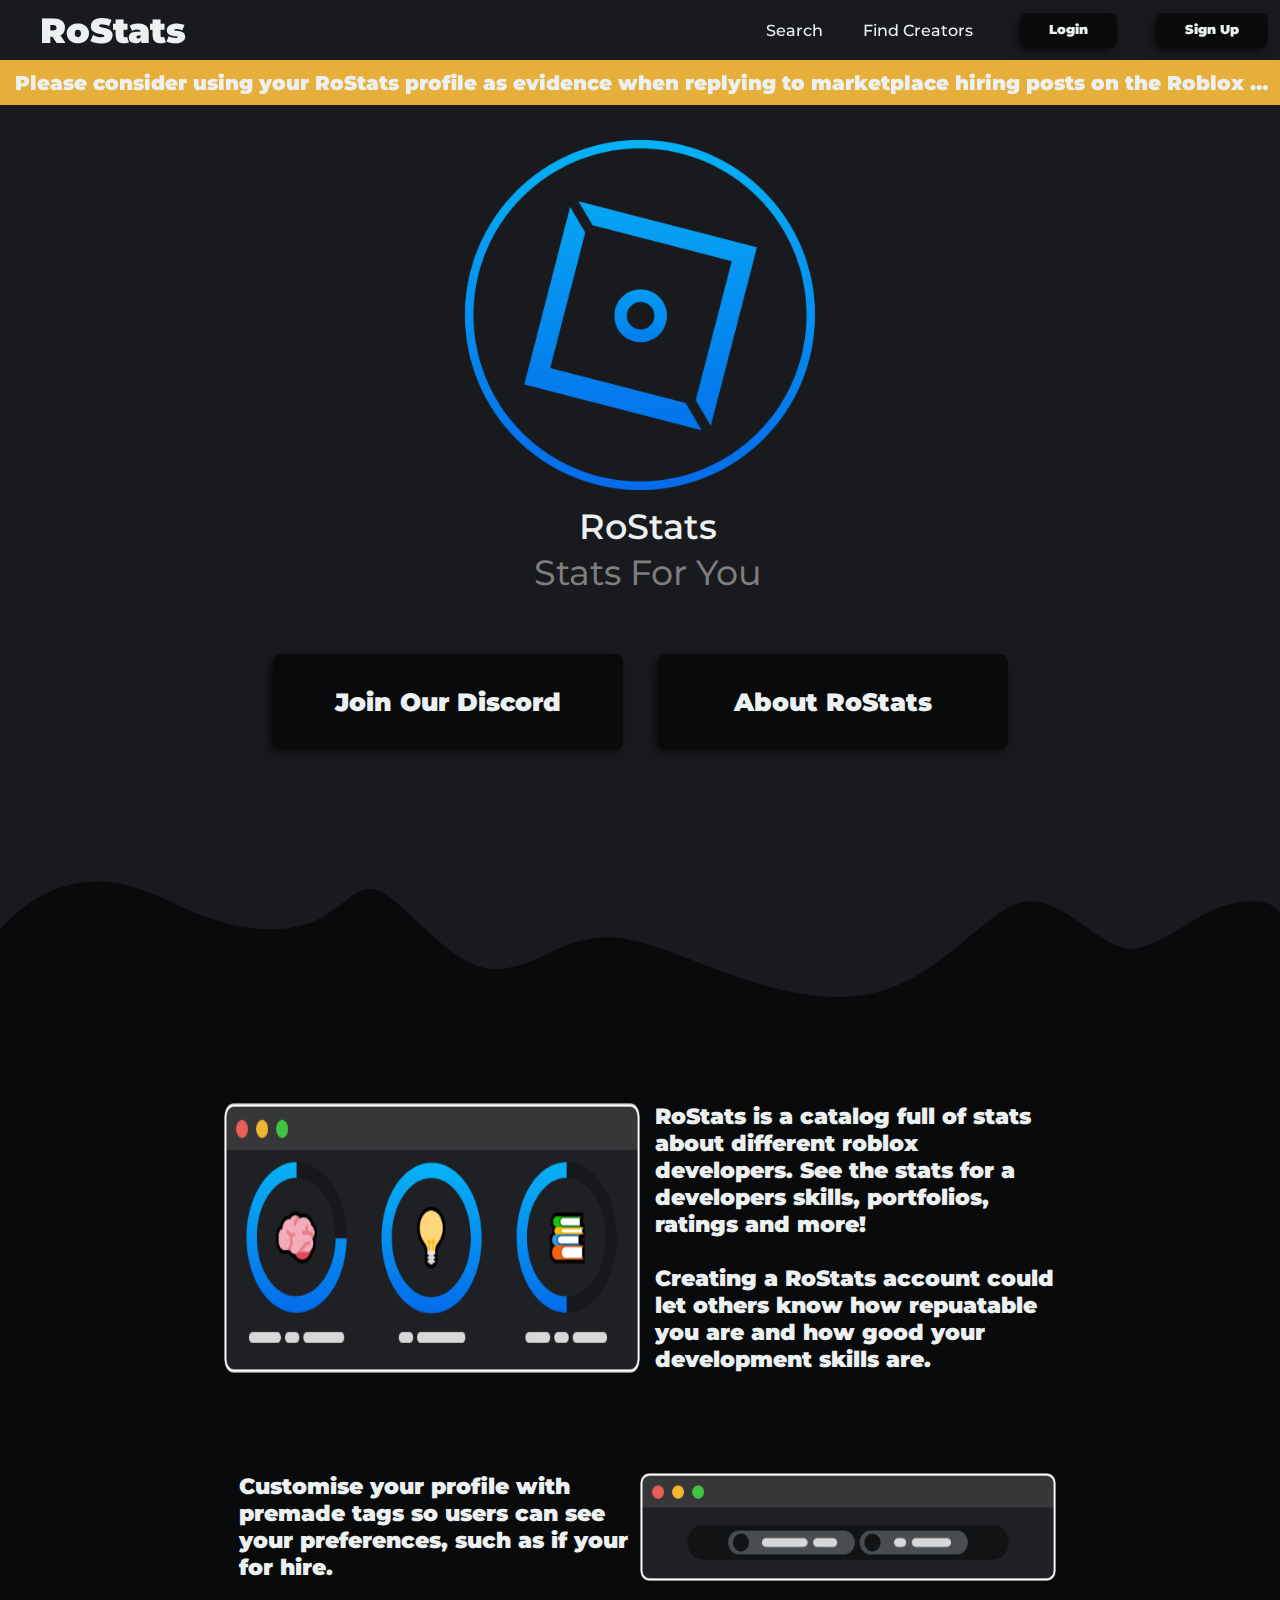
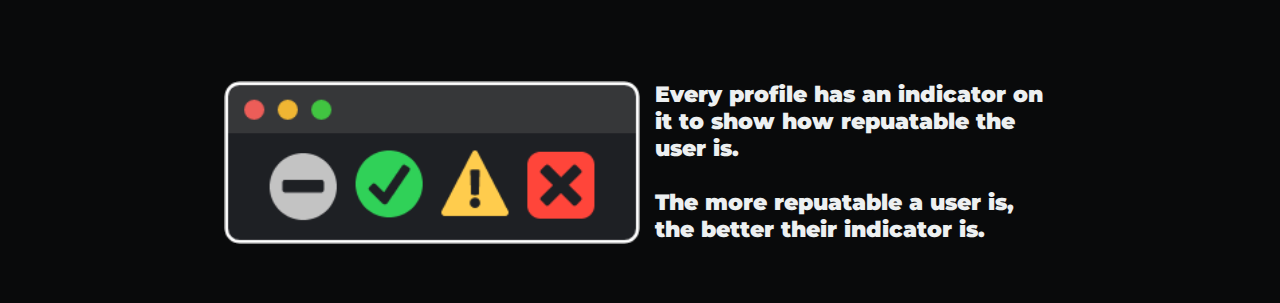
<file: static/pages/plans.html>
<html>
<head>
  <link rel="icon" href="/static/images/icons/Icon.png">
  <title>Home - RoStats</title>
  <link rel="stylesheet" type="text/css" href="/static/css/styles.css">
<style>
  
.alert {
  overflow: hidden;
  background-color: #E6AF3B;
}
  
.Text {
  text-align: center;
  vertical-align: middle;
 }
  
.topnav-centered a {
  float: none;
  position: absolute;
  top: 50%;
  left: 50%;
  transform: translate(-50%, -50%);
}

.topnav-right {
  float: right;
}

h1 {text-align: center;}
.side { background-color: transparent; }
  
  
</style>
</head>
<body>
  
<div class="computer" style="position: sticky; width: 100%; top: 0%; z-index: 99999999999999;">

            <header style="z-index: 9999;">

                
                    <a href=""><h1>RoStats</h1></a>
                
                
                <form name="searchForm" action="/static/pages/searching.html
                " method="POST" id="search_background" class="search_background" style="background-color: rgb(24, 26, 29);">
                    <input type="hidden" name="csrfmiddlewaretoken" value="brnNr4xP8K2OFC1Eim01gYTIUJBMgPwP3HYr8mezDRAp9b2n1D50aybEH4bRzcFA">
                    <div id="search_bar" class="searchbar">
                        <input name="user" class="search" placeholder="Search For A User Here" required=""> 
                        <input type="image" class="search_im" style="width: 25px; height: auto; outline: none; cursor: pointer;" src="/static/images/icons/search.svg"> 
                    </div>
                </form>
                
                <nav>
                    <ul class="nav_links">
                        <li style="cursor: pointer;" onclick="search()" onmouseover="search_over()" onmouseout="search_out()"><a id="search_nav">Search</a></li>
                        <li><a href="/static/pages/FindCreators.html">Find Creators</a></li>
                        
                        
                            <a id="special" href="/static/pages/login.html"><button style="font-size: 80%; margin-right: 10px; margin-left: 25px; font-weight: 1000; transform: translate(0px, -2px); padding-bottom: 11.5px;"> &ZeroWidthSpace; Login &ZeroWidthSpace; </button></a>
                      <a id="special" href="/static/pages/signup.html"><button style="font-size: 80%; margin-right: 10px; margin-left: 25px; font-weight: 1000; transform: translate(0px, -2px); padding-bottom: 11.5px;"> &ZeroWidthSpace; Sign Up &ZeroWidthSpace; </button></a>
                        
                        
                    </ul>    
                </nav>

            </header>
                <div class="banner">
                    <h1 style="font-size: 20px; text-overflow: ellipsis; overflow: hidden; white-space: nowrap;">Please consider using your RoStats profile as evidence when replying to marketplace hiring posts on the Roblox Devforum!</h1>
                </div>
        </div>
</div>
  
<div align="center">
        <img src="/static/images/icons/Icon.png" width="350px" height="350px" style="margin-top: 35px; display: block">
        <h2 style="margin-top: 15px; font-size: 35px; font-weight: 550; color: #edf0f1;">RoStats</h2>
        <h3 style="margin-top: 2.5px; font-size: 35px; font-weight: 450; color: #7F7F7F;">Stats For You</h3>
        
        <div style="margin-top: 60px; display: flex; flex-flow: row; justify-content: center">
            <a href="https://discord.gg/BRqHeeGGKr" target="_blank"><button class="button Main" style="width: 350px; height: 96px; font-size: 25px; font-weight: 1000; margin-right: 35px;">Join Our Discord</button></a>
            <button class="button Main" style="width: 350px; height: 96px; font-size: 25px; font-weight: 1000; cursor: pointer;" onclick="document.getElementById('footerwaves').scrollIntoView();">About RoStats</button>
        </div>
    <div>
    
    
    <img id="footerwaves" src="/static/images/homepage/footerwaves.png" style="width: 100%; height: auto; margin-top: 120px;">
    <div style="background-color: #090A0B; width: 100%; height: 900px; margin-top: -5.01px; vertical-align: text-bottom; display: flex; align-items: center; flex-direction: column;">


        <div style="display: flex; flex-direction: row; padding-top: 100px; width: 65%;">
            <img src="/static/images/homepage/statsim.png" style="width: 50%; height: auto;">
            <div style="width: 50%; height: auto;">
                <h2 style="text-align: left; font-size: 22px; color: #edf0f1;">RoStats is a catalog full of stats about different roblox developers. See the stats for a developers skills, portfolios, ratings and more!<br><br>Creating a RoStats account could let others know how repuatable you are and how good your development skills are.</h2>
            </div>
        </div>

        <div style="display: flex; flex-direction: row; padding-top: 100px; width: 65%;">
            <div style="width: 50%; height: auto; color: #edf0f1;">
                <h2 style="text-align: left; font-size: 22px;">Customise your profile with premade tags so users can see your preferences, such as if your for hire.</h2>
            </div>
            <img src="/static/images/homepage/tagsim.png" style="width: 50%; height: auto;">
        </div>

        <div style="display: flex; flex-direction: row; padding-top: 100px; width: 65%;">
            <img src="/static/images/homepage/indicatorsim.png" style="width: 50%; height: auto;">
            <div style="width: 50%; height: auto;">
                <h2 style="text-align: left; font-size: 22px; color: #edf0f1;">Every profile has an indicator on it to show how repuatable the user is.<br><br>The more repuatable a user is, the better their indicator is.</h2>
            </div>
        </div>

    </div>
</div></div>

</html>
</file>
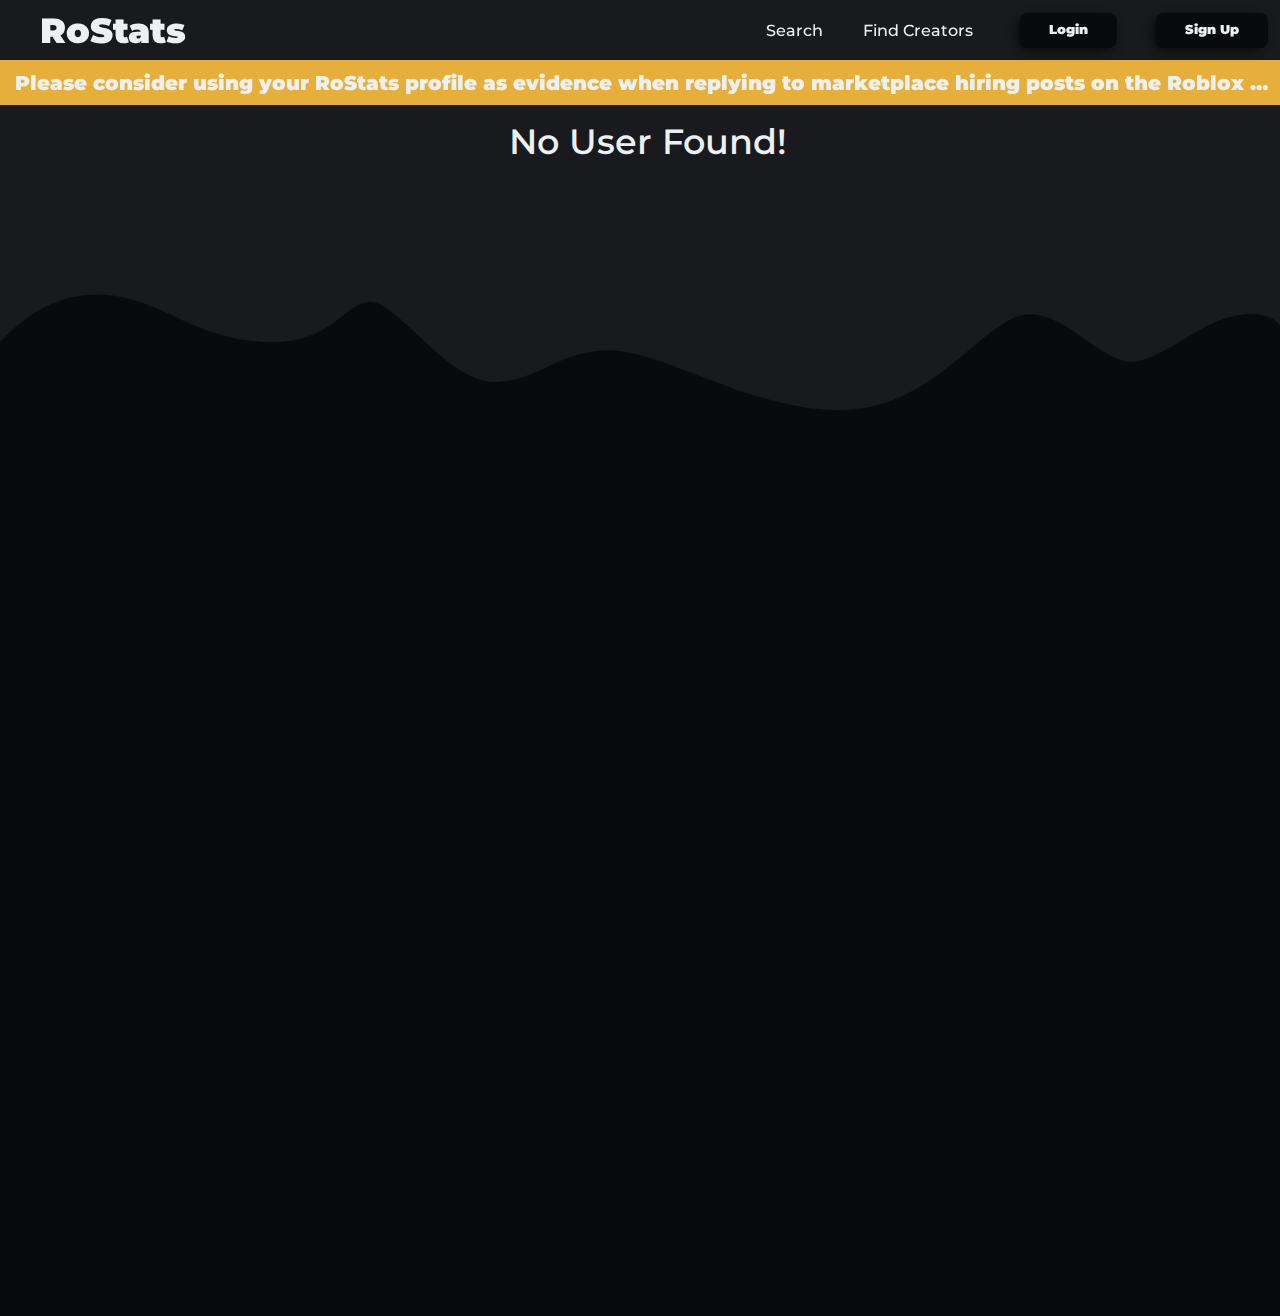
<file: static/pages/searching.html>
<html>
<head>
  <link rel="icon" href="/static/images/icons/Icon.png">
  <title>Find Creators - RoStats</title>
  <link rel="stylesheet" type="text/css" href="/static/css/styles.css">
<style>
  
.alert {
  overflow: hidden;
  background-color: #E6AF3B;
}
  
.Text {
  text-align: center;
  vertical-align: middle;
 }
  
.topnav-centered a {
  float: none;
  position: absolute;
  top: 50%;
  left: 50%;
  transform: translate(-50%, -50%);
}

.topnav-right {
  float: right;
}

h1 {text-align: center;}
.side { background-color: transparent; }
  
  
</style>
</head>

</script>
<script>
    
    function search() {

        if (document.getElementById("search_nav").innerHTML == "Search") {
            document.getElementById("search_nav").innerHTML = "X";
            document.getElementById("search_background").style.opacity = "100%";

        } else if (document.getElementById("search_nav").innerHTML == "X") {
            document.getElementById("search_background").style.opacity = "0%";
            document.getElementById("search_nav").innerHTML = "Search";
        }
        
    }

    function search_over() {
        document.getElementById("search_background").style.transition = "0.3s ease 0s"
        document.getElementById("search_background").style.backgroundColor = "#08090a"
    }

    function search_out() {
        document.getElementById("search_background").style.transition = ""
        document.getElementById("search_background").style.backgroundColor = "#181A1D"
    }

</script>

<meta charset="utf-8">
<meta http-equiv="X-UA-Compatible" content="IE=edge">
<title>Sign Up - RoStats</title>
<meta name="description" content="">

<link rel="stylesheet" type="text/css" href="/static/css/styles.css">

<script type="text/javascript" src="/static/css/jquery.min.js"></script>
<script type="text/javascript" src="/static/css/jquery.fillcolor.js"></script>

<style type="text/css">
body {
margin-top:0 !important;
padding-top:0 !important;
/*min-width:800px !important;*/
}

</style>

<script>
    $(function () {
      $('.js-fillcolor').fillColor();
    });
</script>


<body>
  
<div class="computer" style="position: sticky; width: 100%; top: 0%; z-index: 99999999999999;">
            <header style="z-index: 9999;">

                 <a href="/RoStats_/index.html"><h1>RoStats</h1></a>
                
                <form name="searchForm" action="/static/pages/searching.html" method="POST" id="search_background" class="search_background" style="background-color: rgb(24, 26, 29);">
                    <input type="hidden" name="csrfmiddlewaretoken" value="brnNr4xP8K2OFC1Eim01gYTIUJBMgPwP3HYr8mezDRAp9b2n1D50aybEH4bRzcFA">
                    
                    <div id="search_bar" class="searchbar">
                        <input name="user" class="search" placeholder="Search For A User Here" required=""> 
                        <input type="image" class="search_im" style="width: 25px; height: auto; outline: none; cursor: pointer;" src="/static/images/icons/search.svg"> 
                    </div>
                    
                </form>
                
                <nav>
                    <ul class="nav_links">
                        <li style="cursor: pointer;" onclick="search()" onmouseover="search_over()" onmouseout="search_out()"><a id="search_nav">Search</a></li>
                        <li><a href="">Find Creators</a></li>
                        
                        
                      <a id="special" href="/static/pages/login.html"><button style="font-size: 80%; margin-right: 10px; margin-left: 25px; font-weight: 1000; transform: translate(0px, -2px); padding-bottom: 11.5px;"> &ZeroWidthSpace; Login &ZeroWidthSpace; </button></a>
                      <a id="special" href="/static/pages/signup.html"><button style="font-size: 80%; margin-right: 10px; margin-left: 25px; font-weight: 1000; transform: translate(0px, -2px); padding-bottom: 11.5px;"> &ZeroWidthSpace; Sign Up &ZeroWidthSpace; </button></a>
                        
                        
                    </ul>    
                </nav>

            </header>
                <div class="banner">
                    <h1 style="font-size: 20px; text-overflow: ellipsis; overflow: hidden; white-space: nowrap;">Please consider using your RoStats profile as evidence when replying to marketplace hiring posts on the Roblox Devforum!</h1>
                </div>
        </div>
</div>
  
<div align="center">
  
    <h2 style="margin-top: 15px; font-size: 35px; font-weight: 550; color: #edf0f1;">No User Found!</h2>
    <img id="footerwaves" src="/static/images/homepage/footerwaves.png" style="width: 100%; height: auto; margin-top: 120px;">
    <div style="background-color: #090A0B; width: 100%; height: 900px; margin-top: -5.01px; vertical-align: text-bottom; display: flex; align-items: center; flex-direction: column;">

    </div>
</div></div>

</html>
</file>
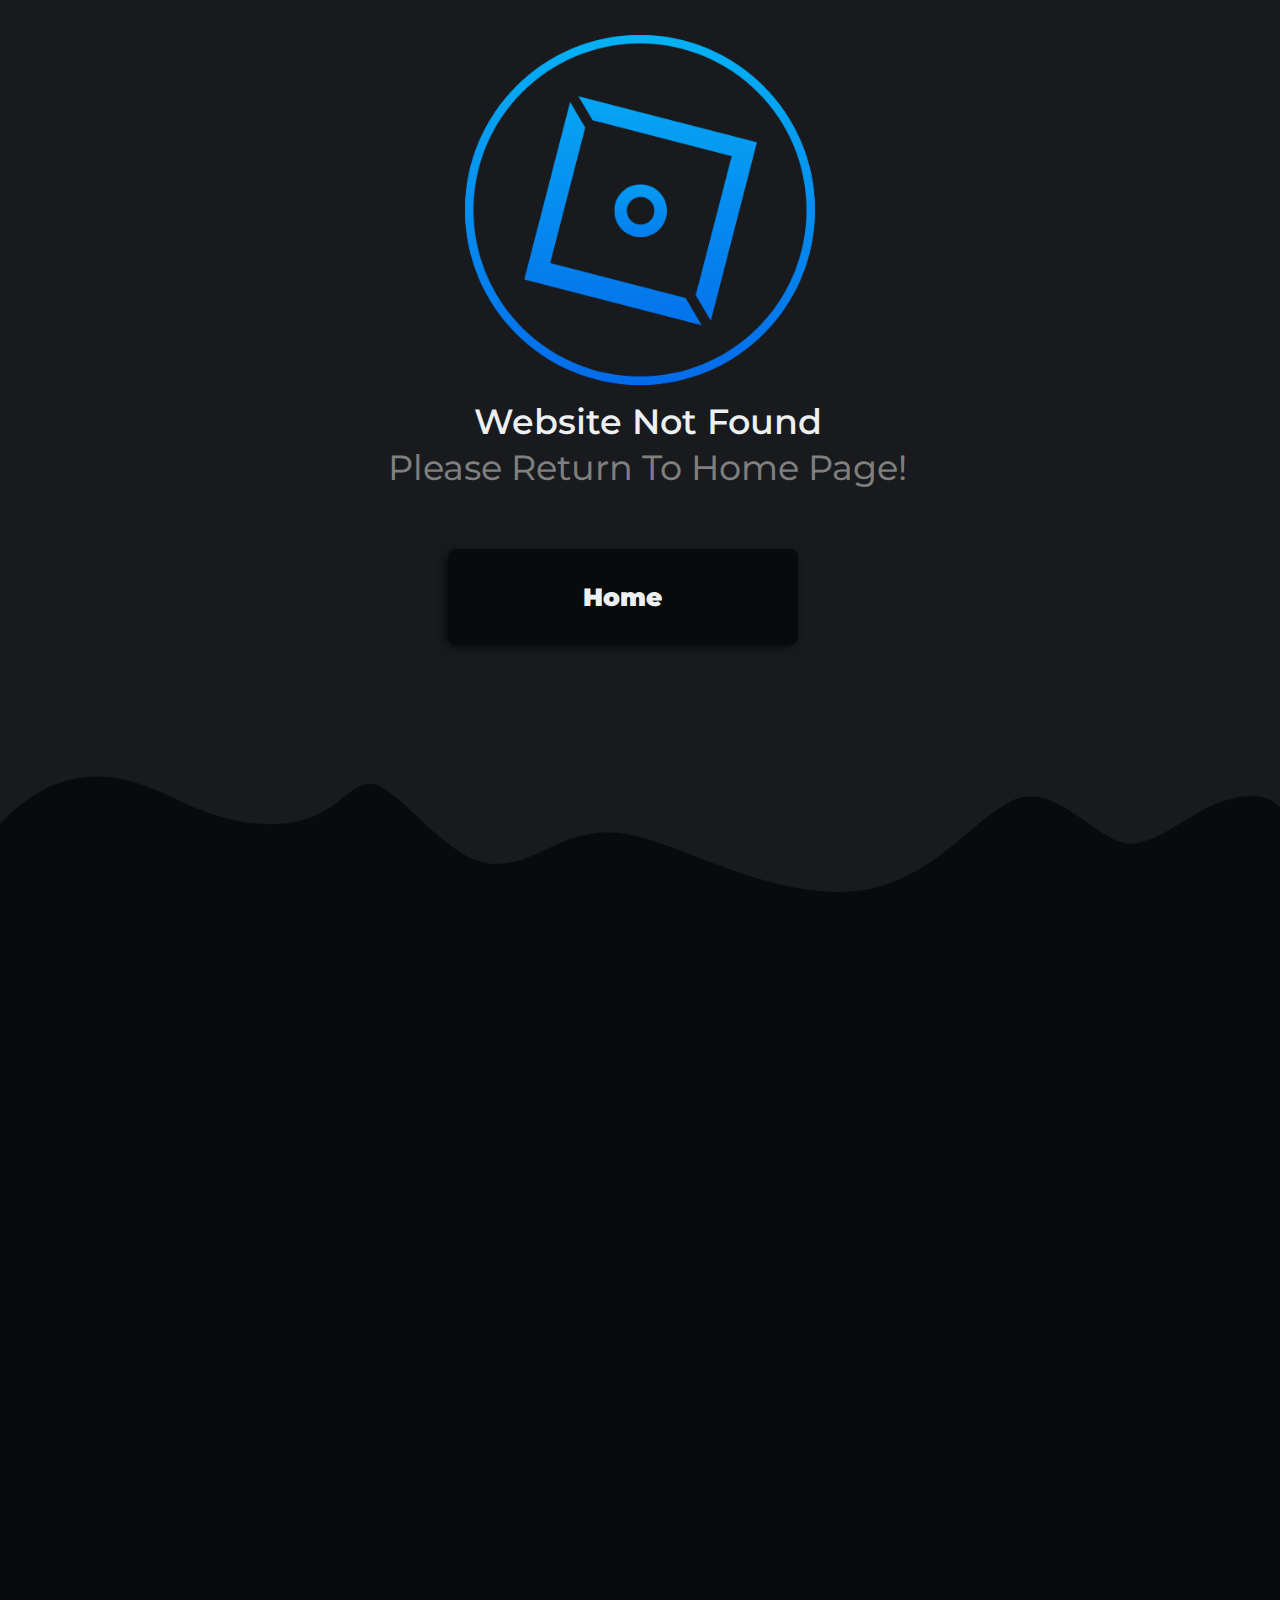
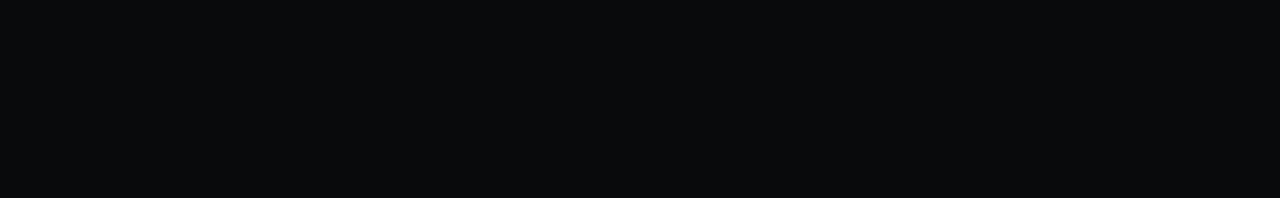
<file: static/pages/WebsiteNotFound.html>
<html>
<head>
  <link rel="icon" href="/static/images/icons/Icon.png">
  <title>Not Found - RoStats</title>
  <link rel="stylesheet" type="text/css" href="/static/css/styles.css">
<style>
  
.alert {
  overflow: hidden;
  background-color: #E6AF3B;
}
  
.Text {
  text-align: center;
  vertical-align: middle;
 }
  
.topnav-centered a {
  float: none;
  position: absolute;
  top: 50%;
  left: 50%;
  transform: translate(-50%, -50%);
}

.topnav-right {
  float: right;
}

h1 {text-align: center;}
.side { background-color: transparent; }
  
  
</style>
</head>
<body>

<div align="center">
        <img src="/static/images/icons/Icon.png" width="350px" height="350px" style="margin-top: 35px; display: block">
        <h2 style="margin-top: 15px; font-size: 35px; font-weight: 550; color: #edf0f1;">Website Not Found</h2>
        <h3 style="margin-top: 2.5px; font-size: 35px; font-weight: 450; color: #7F7F7F;">Please Return To Home Page!</h3>
        
        <div style="margin-top: 60px; display: flex; flex-flow: row; justify-content: center">
            <a href="/index.html"><button class="button Main" style="width: 350px; height: 96px; font-size: 25px; font-weight: 1000; margin-right: 35px;">Home</button></a>
        </div>
    <div>
    
    
    <img id="footerwaves" src="/static/images/homepage/footerwaves.png" style="width: 100%; height: auto; margin-top: 120px;">
    <div style="background-color: #090A0B; width: 100%; height: 900px; margin-top: -5.01px; vertical-align: text-bottom; display: flex; align-items: center; flex-direction: column;">
    
    
    </div>
</div></div>

</html>
</file>
<file: static/css/styles.css>
@import url('https://fonts.googleapis.com/css2?family=Montserrat:wght@400;700&display=swap');

/* clears the 'X' from Internet Explorer */
input[type="text"]::-ms-clear {  display: none; width : 0; height: 0; }
input[type="text"]::-ms-reveal {  display: none; width : 0; height: 0; }

/* clears the 'X' from Chrome */
input[type="text"]::-webkit-search-decoration,
input[type="text"]::-webkit-search-cancel-button,
input[type="text"]::-webkit-search-results-button,
input[type="text"]::-webkit-search-results-decoration { display: none; }

* {
    box-sizing: border-box;
    margin: 0;
    padding: 0;
    list-style: none;
    text-decoration: none;
}

.br {
    margin-bottom: 15px;
}

.bottombar {
    display: none;
}

body {
    background-color: #181A1D;
}

html {
    scroll-behavior: smooth;
   }

header {
    /* padding: 0%; */
    background-color: #181A1D;
    /* width: 100%; */
    /* height: 60px; */
    box-shadow: 0px -10px 16px 4px;
    padding-left: 25px;
    padding-right: 2px;
    display: flex;
    align-items: center;
    top: 0%;
}

li, a, button, p, p1, p2, p3, p4, p5, p6 {
    font-family: "Montserrat", sans-serif;
    font-weight: 500;
    color : #edf0f1;
    text-decoration: none;
}
h, h1, h2, h3, h4, h5, h6 {
    font-family: "Montserrat", sans-serif;
    font-weight: 1000;
    color : #edf0f1;
    text-decoration: none;
    margin-left: 15px;
}

h1 {
    font-size: 35px;
}
p1 {
    font-size: 25px;
    color: #9fa0a0;
}

button {
    background-color: #090A0B;
    border-radius: 8px;
    border: none;
    padding: 9px 25px;
    box-shadow: -3px 3px 12px -3px #000000;
    transition: 0.3s;
    outline: none;
    border: none;
    cursor: pointer;
}
button:hover {
    background-color: #000000;
}
button text {
    font-family: "Montserrat", sans-serif;
}

.container {
    background-color: #2a2d31;
    outline: none;
    border: none;
    box-shadow: -3px 3px 12px -3px #000000;
    border-radius: 8px;
}

.nav_links li {
    display: inline-flex;
    margin: -2px;
}
.nav_links a:not(#special) {
    display: flex;
    justify-content: center;
    align-items: center;
    height: 60px;
    padding-left: 20px;
    padding-right: 20px;
}
.nav_links a:hover:not(#special) {
    background-color: #08090a;
    transition: 0.3s ease 0s;
}

.nav_links .active {
    color: #046CEB !important;
}

.search_background {
    display: flex;
    z-index: 5;
    margin-left: auto; 
    margin-right: 0;
    background-color: #181A1D;
    width: 500px;
    height: 60px;
    opacity: 0%;
    align-items: center;
    justify-items: center;
    padding-left: 25px;

}
.searchbar{
    border-style: solid;
    border-color: #edf0f1;
    border-radius: 50px;
    border-width: 0.5px;
    height: 35px;
    width: 500px;
    display: flex;
    align-items: center;
}
.searchbar .search_im {
    position: relative;
    height: 80%;
    width: auto;
    margin-left: 93%;
    opacity: 50%;
}
.searchbar .search_im:hover {
    opacity: 100%;
    cursor: pointer;
}
.searchbar .search {
    background: transparent;
    color: #edf0f1;
    font-family: "Montserrat", sans-serif;
    font-weight: 750;
    font-size: 20px;
    margin-left: 15px;
    width: 400px;
    height: 25px;
    position: absolute;
    background-color: none;
    border: none;
    outline: none;
}

input[type="submit"] {
    font-family: "Montserrat", sans-serif;
    font-weight: 1000;
    background-color: #090A0B;
    border-radius: 8px;
    border: none;
    padding: 9px 25px;
    box-shadow: -3px 3px 12px 2px #000000;
    transition: 0.3s;
    outline: none;
    border: none;
    cursor: pointer;
    color: #edf0f1;
}
input[type="submit"]:hover {
    background-color: #000000;
}

input[type="text"] {
    background-color: #EDF0F1;
    border-radius: 15px;
    border: none;
    padding: 9px 25px;
    transition: 0.3s;
    outline: none;
    border: none;
    width: 509px;
    height: 54px;
    color: #000000;
    font-size: 17.5px;
    font-family: "Montserrat", sans-serif;
    font-weight: 1000;
}
input[type="text"]::placeholder {
    color:#636363
}

input[type="password"] {
    background-color: #EDF0F1;
    border-radius: 15px;
    border: none;
    padding: 9px 25px;
    transition: 0.3s;
    outline: none;
    border: none;
    width: 509px;
    height: 54px;
    color: #000000;
    font-size: 17.5px;
    font-family: "Montserrat", sans-serif;
    font-weight: 1000;
}
input[type="password"]::placeholder {
    color:#636363
}

input[type="email"] {
    background-color: #EDF0F1;
    border-radius: 15px;
    border: none;
    padding: 9px 25px;
    transition: 0.3s;
    outline: none;
    border: none;
    width: 509px;
    height: 54px;
    color: #000000;
    font-size: 17.5px;
    font-family: "Montserrat", sans-serif;
    font-weight: 1000;
}
input[type="email"]::placeholder {
    color:#636363
}

input[type="checkbox"] {
    width: 20px;
    height: 20px;
    outline: none;
    border: none;
    background-color: #EDF0F1;
}
input[type="checkbox"]:checked ~ .checkmark {
    background-color: #07B2F6;
}

select {
    background-color: #EDF0F1;
    border-radius: 15px;
    border: none;
    padding: 9px 25px;
    transition: 0.3s;
    outline: none;
    border: none;
    width: 509px;
    height: 54px;
    color: #000000;
    font-size: 17.5px;
    font-family: "Montserrat", sans-serif;
    font-weight: 1000;
}


.skillcircle {
    width: 163px;
    height: 163px;
    display: flex;
    flex-wrap: wrap;
    justify-items: right;
    justify-self: center;
    align-self: center; 
    user-drag: none; 
    user-select: none;
    -moz-user-select: none;
    -webkit-user-drag: none;
    -webkit-user-select: none;
    -ms-user-select: none;
}
.skillsegment {
    width: 163px;
    height: 163px;
    position: absolute;
    user-drag: none; 
    user-select: none;
    -moz-user-select: none;
    -webkit-user-drag: none;
    -webkit-user-select: none;
    -ms-user-select: none;
}
.skillicon {
    width: 75px;
    height: auto;
    user-drag: none; 
    user-select: none;
    -moz-user-select: none;
    -webkit-user-drag: none;
    -webkit-user-select: none;
    -ms-user-select: none;
}

.banner {
    width: 100%;
    height: 45px;
    background-color: #e6af3b;
    margin: 0;
    display: flex;
    justify-content: center;
    align-content: center;
    align-items: center;
}
</file>
